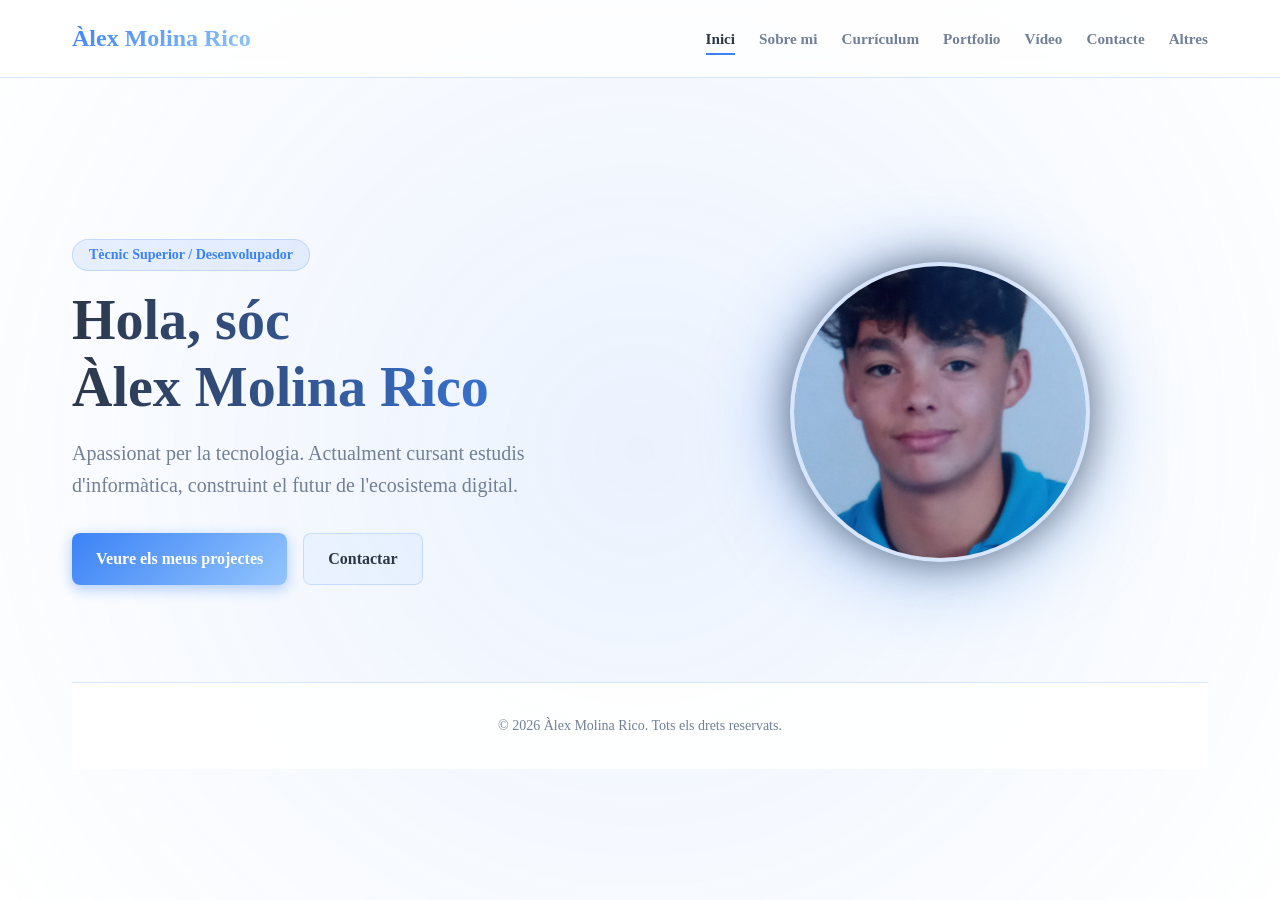
<file: index.html>
﻿<!DOCTYPE html>
<html lang="ca">

<head>
    <meta charset="UTF-8">
    <meta name="viewport" content="width=device-width, initial-scale=1.0">
    <title>Inici - Àlex Molina Rico Portfolio</title>
    <meta name="description" content="Portfolio tècnic digital d'Àlex Molina Rico.">
    <link rel="stylesheet" href="css/style.css">
    
</head>

<body>

    <header>
        <nav>
            <a href="index.html" class="logo">Àlex Molina Rico</a>
            <ul class="nav-links">
                <li><a href="index.html" class="active">Inici</a></li>
                <li><a href="pages/about.html">Sobre mi</a></li>
                <li><a href="pages/curriculum.html">Currículum</a></li>
                <li><a href="pages/portfolio.html">Portfolio</a></li>
                <li><a href="pages/video.html">Vídeo</a></li>
                <li><a href="pages/contacte.html">Contacte</a></li>
                <li><a href="pages/altres.html">Altres</a></li>
            </ul>
        </nav>
    </header>

    <main>
        <section class="hero">
            <div class="hero-content">
                <span class="hero-tag">Tècnic Superior / Desenvolupador</span>
                <h1>Hola, sóc<br>Àlex Molina Rico</h1>
                <p>
                    Apassionat per la tecnologia.
                    Actualment cursant estudis d'informàtica, construint el futur de l'ecosistema digital.
                </p>
                <div class="cv-actions">
                    <a href="pages/portfolio.html" class="btn btn-primary">Veure els meus projectes</a>
                    <a href="pages/contacte.html" class="btn btn-secondary">Contactar</a>
                </div>
            </div>

            <div class="hero-image">
                <!-- Foto de perfil real -->
                <img src="img/pefil.jpg.jpg" alt="Foto de perfil d'Àlex Molina Rico" title="Àlex Molina Rico">
            </div>
        </section>



        <footer>
            <p>&copy; 2026 Àlex Molina Rico. Tots els drets reservats.</p>
        </footer>

</body>

</html>
</file>
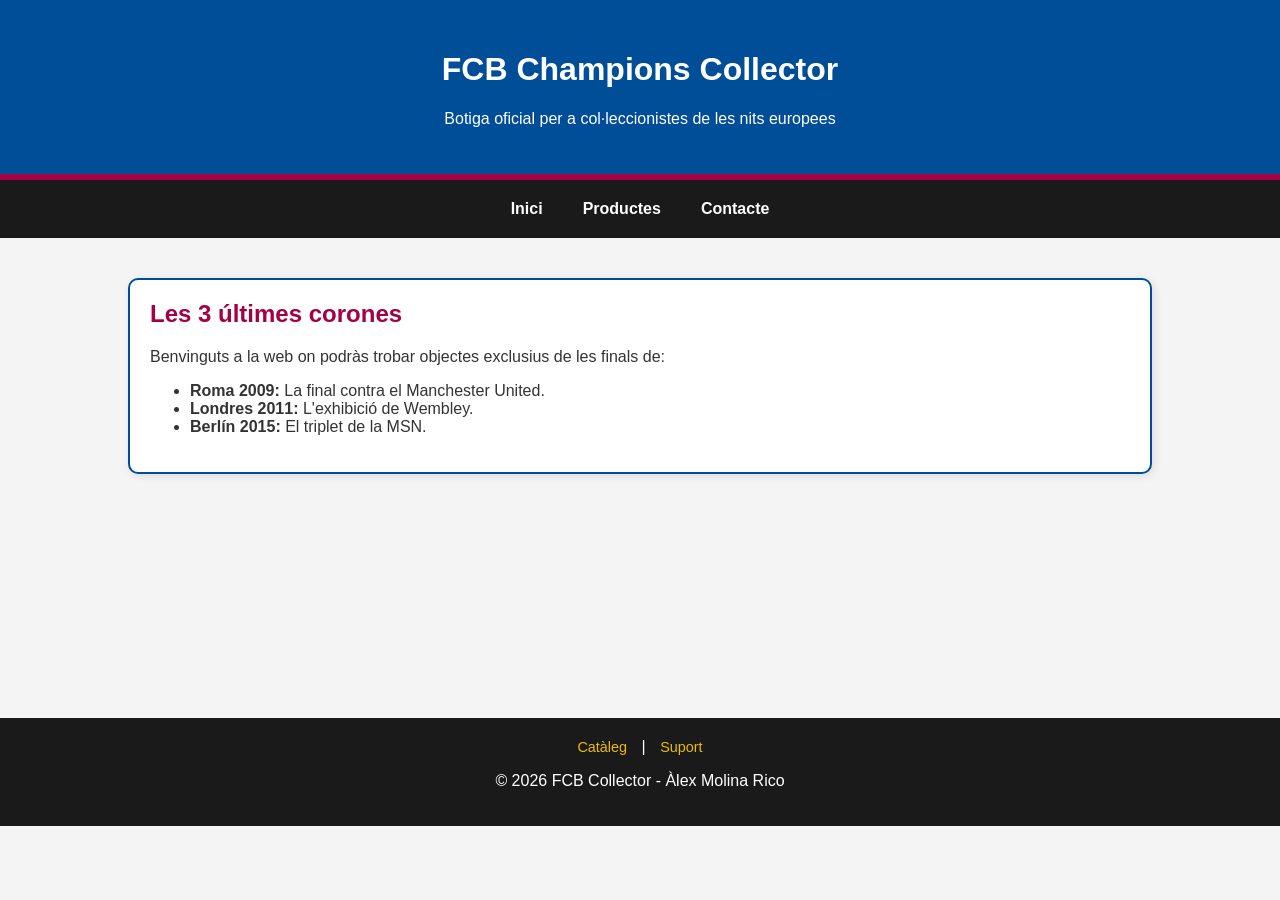
<file: projectes/ActLlocWeb/HTML/index.html>
﻿<!DOCTYPE html>
<html lang="ca">
<head>
    <meta charset="UTF-8">
    <title>FCB Champions Collector - Inici</title>
    <link rel="stylesheet" href="../CSS/style.css">
</head>
<body>
    <header>
        <h1>FCB Champions Collector</h1>
        <p>Botiga oficial per a col·leccionistes de les nits europees</p>
    </header>

    <nav>
        <a href="index.html">Inici</a>
        <a href="botiga.html">Productes</a>
        <a href="contacte.html">Contacte</a>
    </nav>

    <div class="container">
        <div class="card">
            <h2>Les 3 últimes corones</h2>
            <p>Benvinguts a la web on podràs trobar objectes exclusius de les finals de:</p>
            <ul>
                <li><strong>Roma 2009:</strong> La final contra el Manchester United.</li>
                <li><strong>Londres 2011:</strong> L'exhibició de Wembley.</li>
                <li><strong>Berlín 2015:</strong> El triplet de la MSN.</li>
            </ul>
        </div>
    </div>

    <footer>
        <div class="footer-links">
            <a href="botiga.html">Catàleg</a> | <a href="contacte.html">Suport</a>
        </div>
        <p>© 2026 FCB Collector - Àlex Molina Rico</p>
    </footer>
</body>
</html>
</file>
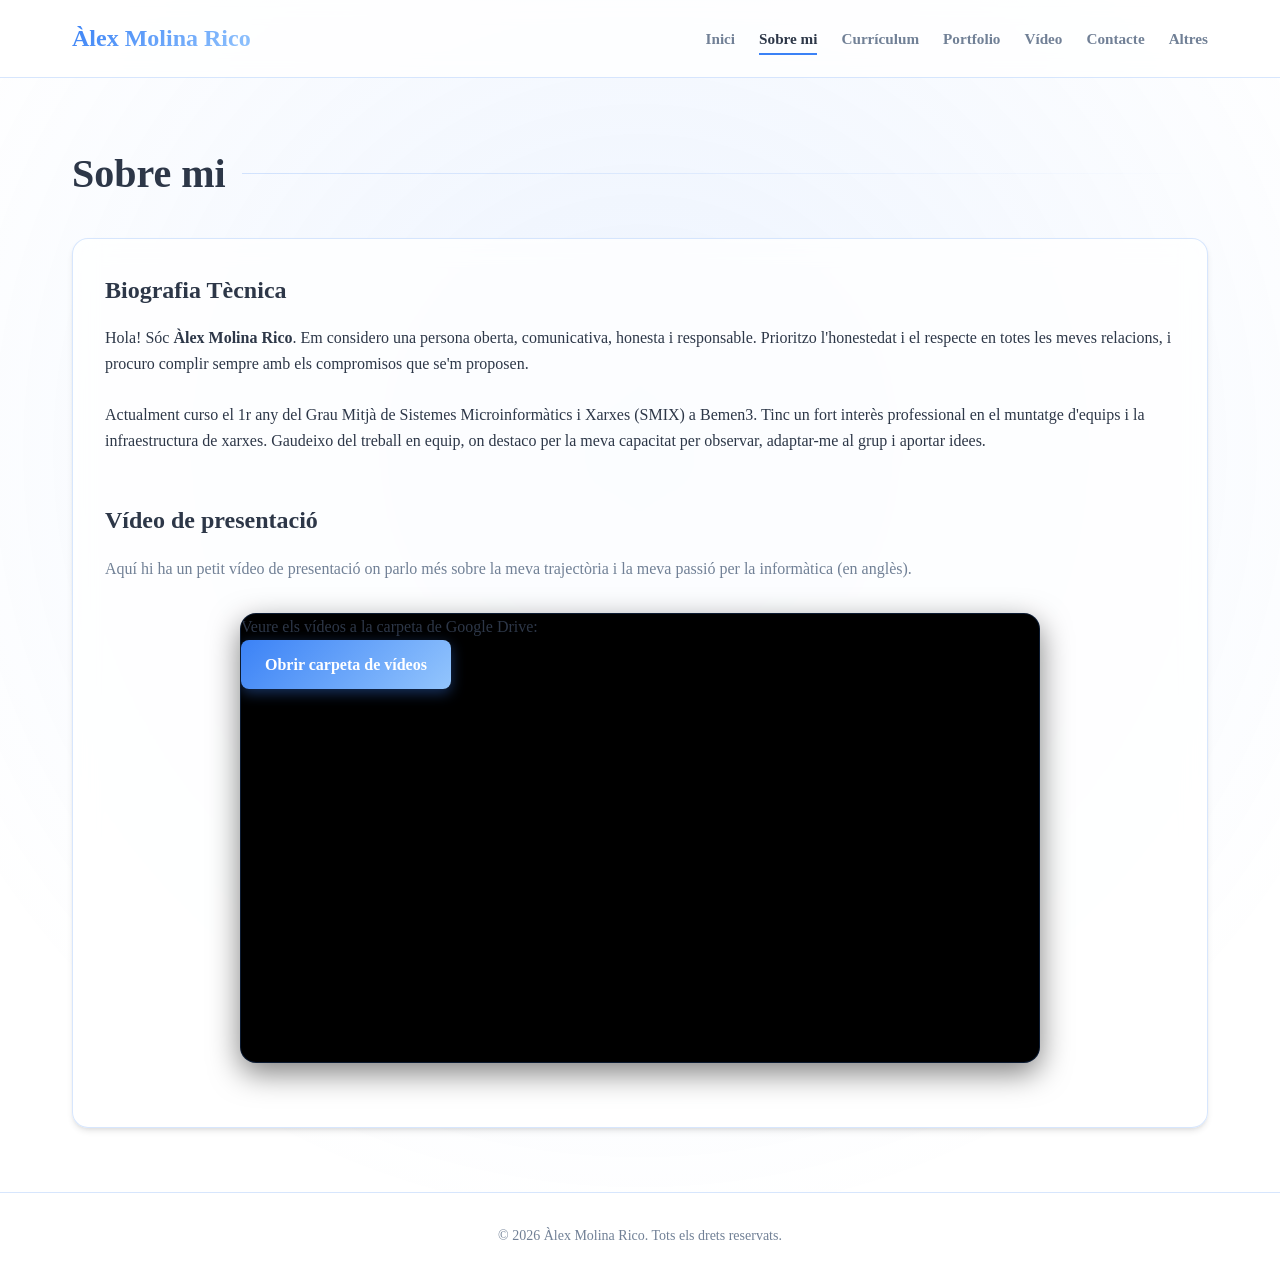
<file: pages/about.html>
<!DOCTYPE html>
<html lang="ca">
<head>
    <meta charset="UTF-8">
    <meta name="viewport" content="width=device-width, initial-scale=1.0">
    <title>Sobre mi - Àlex Molina Rico</title>
    <meta name="description" content="Sobre Àlex Molina Rico, biografia tècnica i introducció.">
    <link rel="stylesheet" href="../css/style.css">
</head>
<body>

    <header>
        <nav>
            <a href="../index.html" class="logo">Àlex Molina Rico</a>
            <ul class="nav-links">
                <li><a href="../index.html">Inici</a></li>
                <li><a href="about.html" class="active">Sobre mi</a></li>
                <li><a href="curriculum.html">Currículum</a></li>
                <li><a href="portfolio.html">Portfolio</a></li>
                <li><a href="video.html">Vídeo</a></li>
                <li><a href="contacte.html">Contacte</a></li>
                <li><a href="altres.html">Altres</a></li>
            </ul>
        </nav>
    </header>

    <main>
        <h1 class="section-title">Sobre mi</h1>
        
        <div class="glass-panel">
            <h2>Biografia Tècnica</h2>
            <p>
                Hola! Sóc <strong>Àlex Molina Rico</strong>. Em considero una persona oberta, comunicativa, honesta i responsable. Prioritzo l'honestedat i el respecte en totes les meves relacions, i procuro complir sempre amb els compromisos que se'm proposen.
            </p>
            <br>
            <p>
                Actualment curso el 1r any del Grau Mitjà de Sistemes Microinformàtics i Xarxes (SMIX) a Bemen3. Tinc un fort interès professional en el muntatge d'equips i la infraestructura de xarxes. Gaudeixo del treball en equip, on destaco per la meva capacitat per observar, adaptar-me al grup i aportar idees.
            </p>
            
            <h2 style="margin-top: 3rem;">Vídeo de presentació</h2>
            <p style="color: var(--text-muted); margin-bottom: 1rem;">
                Aquí hi ha un petit vídeo de presentació on parlo més sobre la meva trajectòria i la meva passió per la informàtica (en anglès).
            </p>
            
           <div class="video-container">
                <p>Veure els vídeos a la carpeta de Google Drive:</p>
                <a href="https://drive.google.com/drive/folders/19WlZmqtNdOhbF-9hmYJlhrCIBwv0NhW1?usp=drive_link"
                   target="_blank" rel="noopener noreferrer" class="btn btn-primary">
                   Obrir carpeta de vídeos
                </a>
            </div>
        </div>
    </main>

    <footer>
        <p>&copy; 2026 Àlex Molina Rico. Tots els drets reservats.</p>
    </footer>

</body>
</html>
</file>
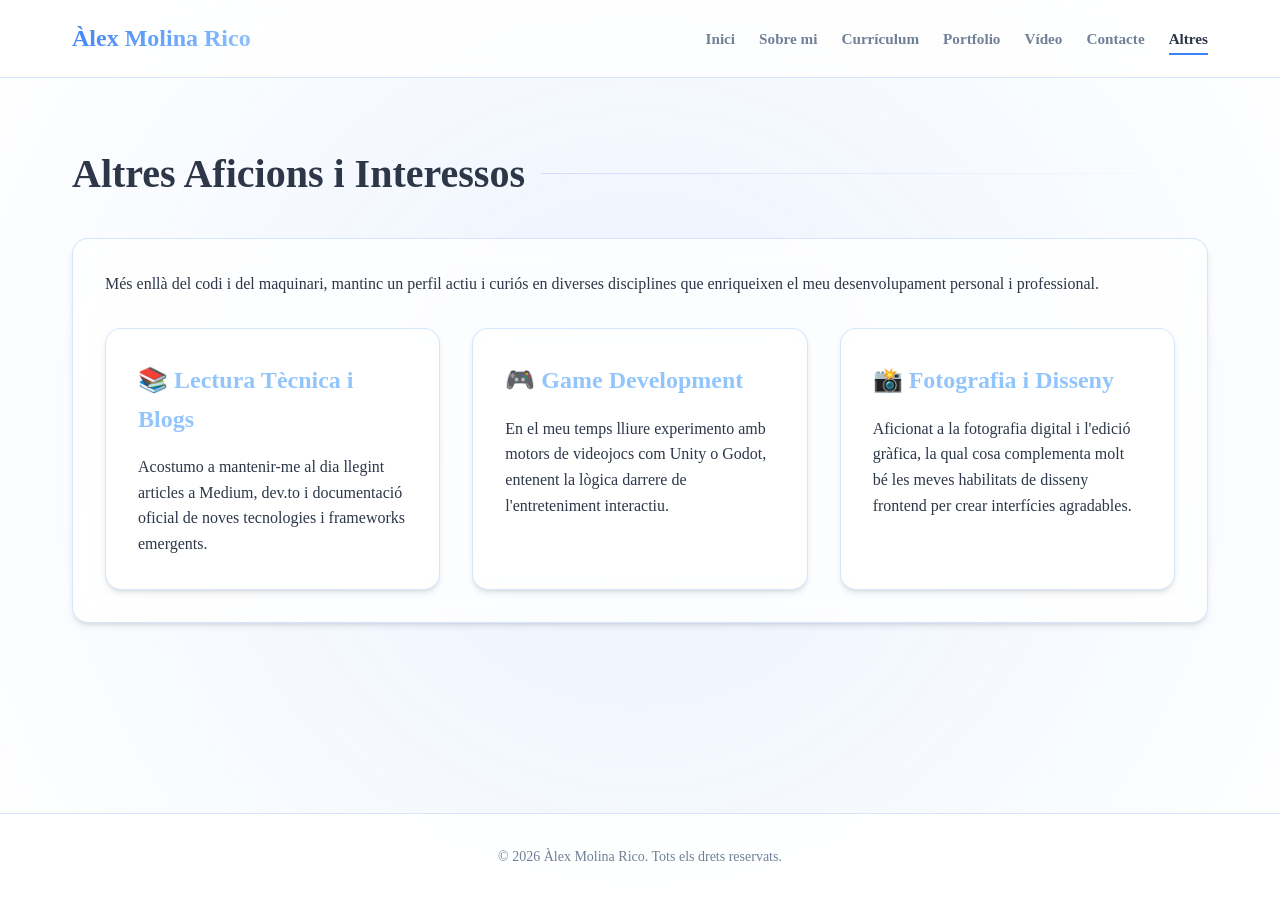
<file: pages/altres.html>
﻿<!DOCTYPE html>
<html lang="ca">
<head>
    <meta charset="UTF-8">
    <meta name="viewport" content="width=device-width, initial-scale=1.0">
    <title>Altres Interessos - Àlex Molina Rico</title>
    <meta name="description" content="Informació addicional i altres interessos d'Àlex Molina Rico.">
    <link rel="stylesheet" href="../css/style.css">
</head>
<body>

    <header>
        <nav>
            <a href="../index.html" class="logo">Àlex Molina Rico</a>
            <ul class="nav-links">
                <li><a href="../index.html">Inici</a></li>
                <li><a href="about.html">Sobre mi</a></li>
                <li><a href="curriculum.html">Currículum</a></li>
                <li><a href="portfolio.html">Portfolio</a></li>
                <li><a href="video.html">Vídeo</a></li>
                <li><a href="contacte.html">Contacte</a></li>
                <li><a href="altres.html" class="active">Altres</a></li>
            </ul>
        </nav>
    </header>

    <main>
        <h1 class="section-title">Altres Aficions i Interessos</h1>

        <div class="glass-panel">
            <p style="margin-bottom: 2rem;">
                Més enllà del codi i del maquinari, mantinc un perfil actiu i curiós en diverses disciplines que enriqueixen el meu desenvolupament personal i professional.
            </p>

            <div class="grid">
                <div class="card glass-panel" style="background: rgba(255,255,255,0.02);">
                    <h3 style="color: var(--secondary-color);">📚 Lectura Tècnica i Blogs</h3>
                    <p>Acostumo a mantenir-me al dia llegint articles a Medium, dev.to i documentació oficial de noves tecnologies i frameworks emergents.</p>
                </div>

                <div class="card glass-panel" style="background: rgba(255,255,255,0.02);">
                    <h3 style="color: var(--secondary-color);">🎮 Game Development</h3>
                    <p>En el meu temps lliure experimento amb motors de videojocs com Unity o Godot, entenent la lògica darrere de l'entreteniment interactiu.</p>
                </div>

                <div class="card glass-panel" style="background: rgba(255,255,255,0.02);">
                    <h3 style="color: var(--secondary-color);">📸 Fotografia i Disseny</h3>
                    <p>Aficionat a la fotografia digital i l'edició gràfica, la qual cosa complementa molt bé les meves habilitats de disseny frontend per crear interfícies agradables.</p>
                </div>
            </div>
        </div>

    </main>

    <footer>
        <p>&copy; 2026 Àlex Molina Rico. Tots els drets reservats.</p>
    </footer>

</body>
</html>
</file>
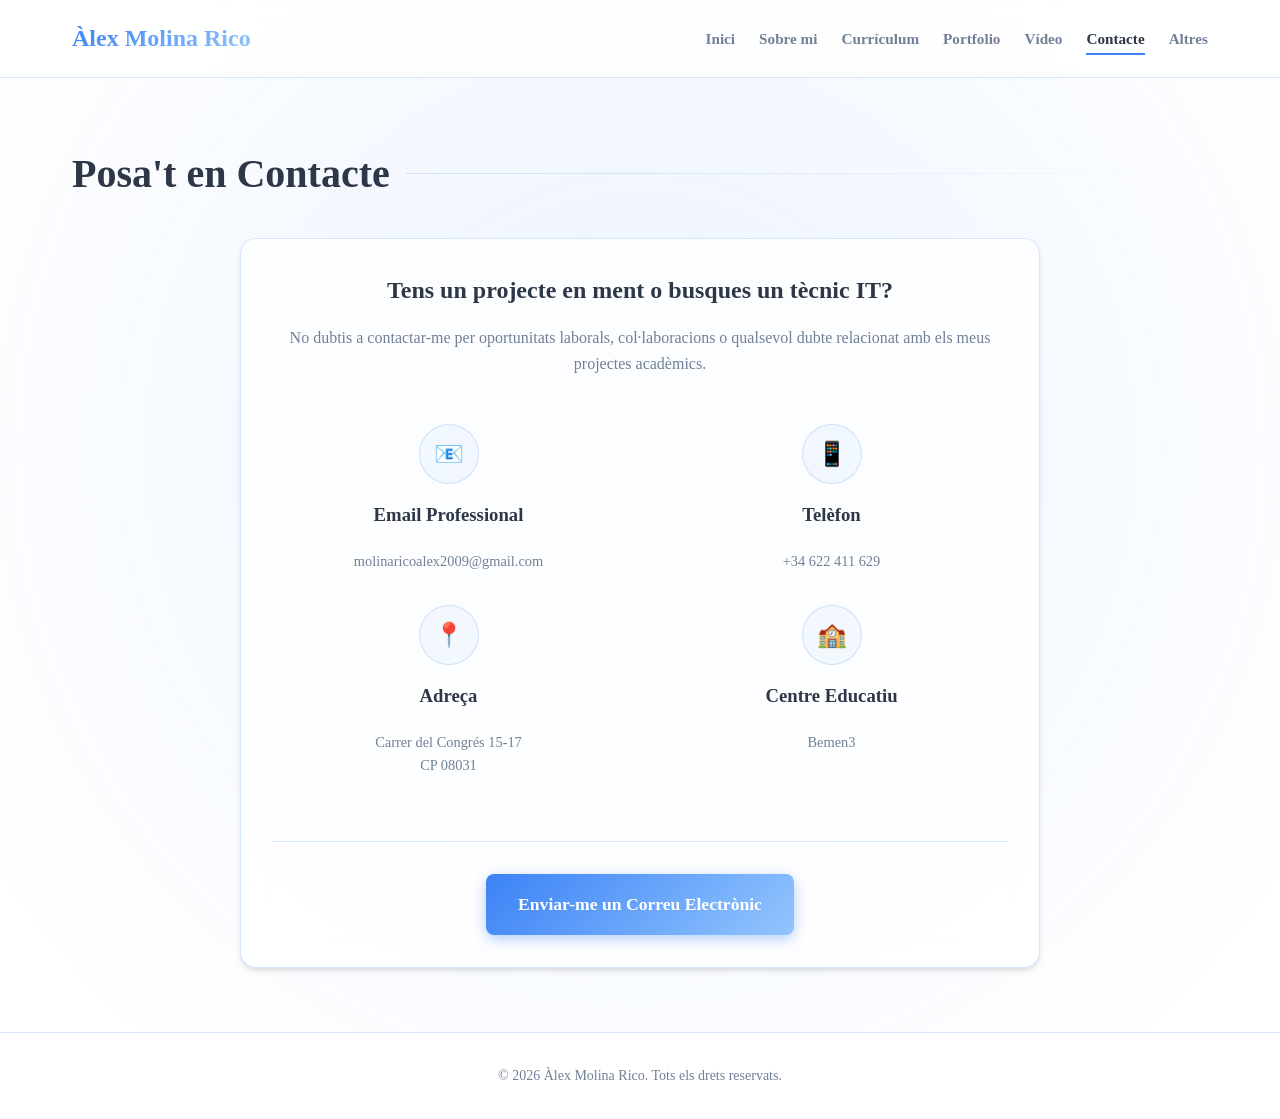
<file: pages/contacte.html>
﻿<!DOCTYPE html>
<html lang="ca">
<head>
    <meta charset="UTF-8">
    <meta name="viewport" content="width=device-width, initial-scale=1.0">
    <title>Contacte - Àlex Molina Rico</title>
    <meta name="description" content="Informació de contacte, xarxes professionals i formulari d'Àlex Molina Rico.">
    <link rel="stylesheet" href="../css/style.css">
</head>
<body>

    <header>
        <nav>
            <a href="../index.html" class="logo">Àlex Molina Rico</a>
            <ul class="nav-links">
                <li><a href="../index.html">Inici</a></li>
                <li><a href="about.html">Sobre mi</a></li>
                <li><a href="curriculum.html">Currículum</a></li>
                <li><a href="portfolio.html">Portfolio</a></li>
                <li><a href="video.html">Vídeo</a></li>
                <li><a href="contacte.html" class="active">Contacte</a></li>
                <li><a href="altres.html">Altres</a></li>
            </ul>
        </nav>
    </header>

    <main>
        <h1 class="section-title">Posa't en Contacte</h1>

        <div class="glass-panel" style="text-align: center; max-width: 800px; margin: 0 auto;">
            <h2>Tens un projecte en ment o busques un tècnic IT?</h2>
            <p style="color: var(--text-muted); margin-top: 1rem;">
                No dubtis a contactar-me per oportunitats laborals, col·laboracions o qualsevol dubte relacionat amb els meus projectes acadèmics.
            </p>

            <div class="contact-grid">
                <a href="https://mail.google.com/mail/?view=cm&fs=1&to=molinaricoalex2009@gmail.com" target="_blank" class="contact-card">
                    <div class="contact-icon">📧</div>
                    <h3>Email Professional</h3>
                    <p>molinaricoalex2009@gmail.com</p>
                </a>

                <a href="tel:+34622411629" class="contact-card">
                    <div class="contact-icon">📱</div>
                    <h3>Telèfon</h3>
                    <p>+34 622 411 629</p>
                </a>

                <div class="contact-card">
                    <div class="contact-icon">📍</div>
                    <h3>Adreça</h3>
                    <p>Carrer del Congrés 15-17<br>CP 08031</p>
                </div>

                <div class="contact-card">
                    <div class="contact-icon">🏫</div>
                    <h3>Centre Educatiu</h3>
                    <p>Bemen3</p>
                </div>
            </div>

            <div style="margin-top: 4rem; padding-top: 2rem; border-top: 1px solid var(--border-color);">
                <a href="https://mail.google.com/mail/?view=cm&fs=1&to=molinaricoalex2009@gmail.com" target="_blank" class="btn btn-primary" style="font-size: 1.1rem; padding: 1rem 2rem;">
                    Enviar-me un Correu Electrònic
                </a>
            </div>
        </div>

    </main>

    <footer>
        <p>&copy; 2026 Àlex Molina Rico. Tots els drets reservats.</p>
    </footer>

</body>
</html>
</file>
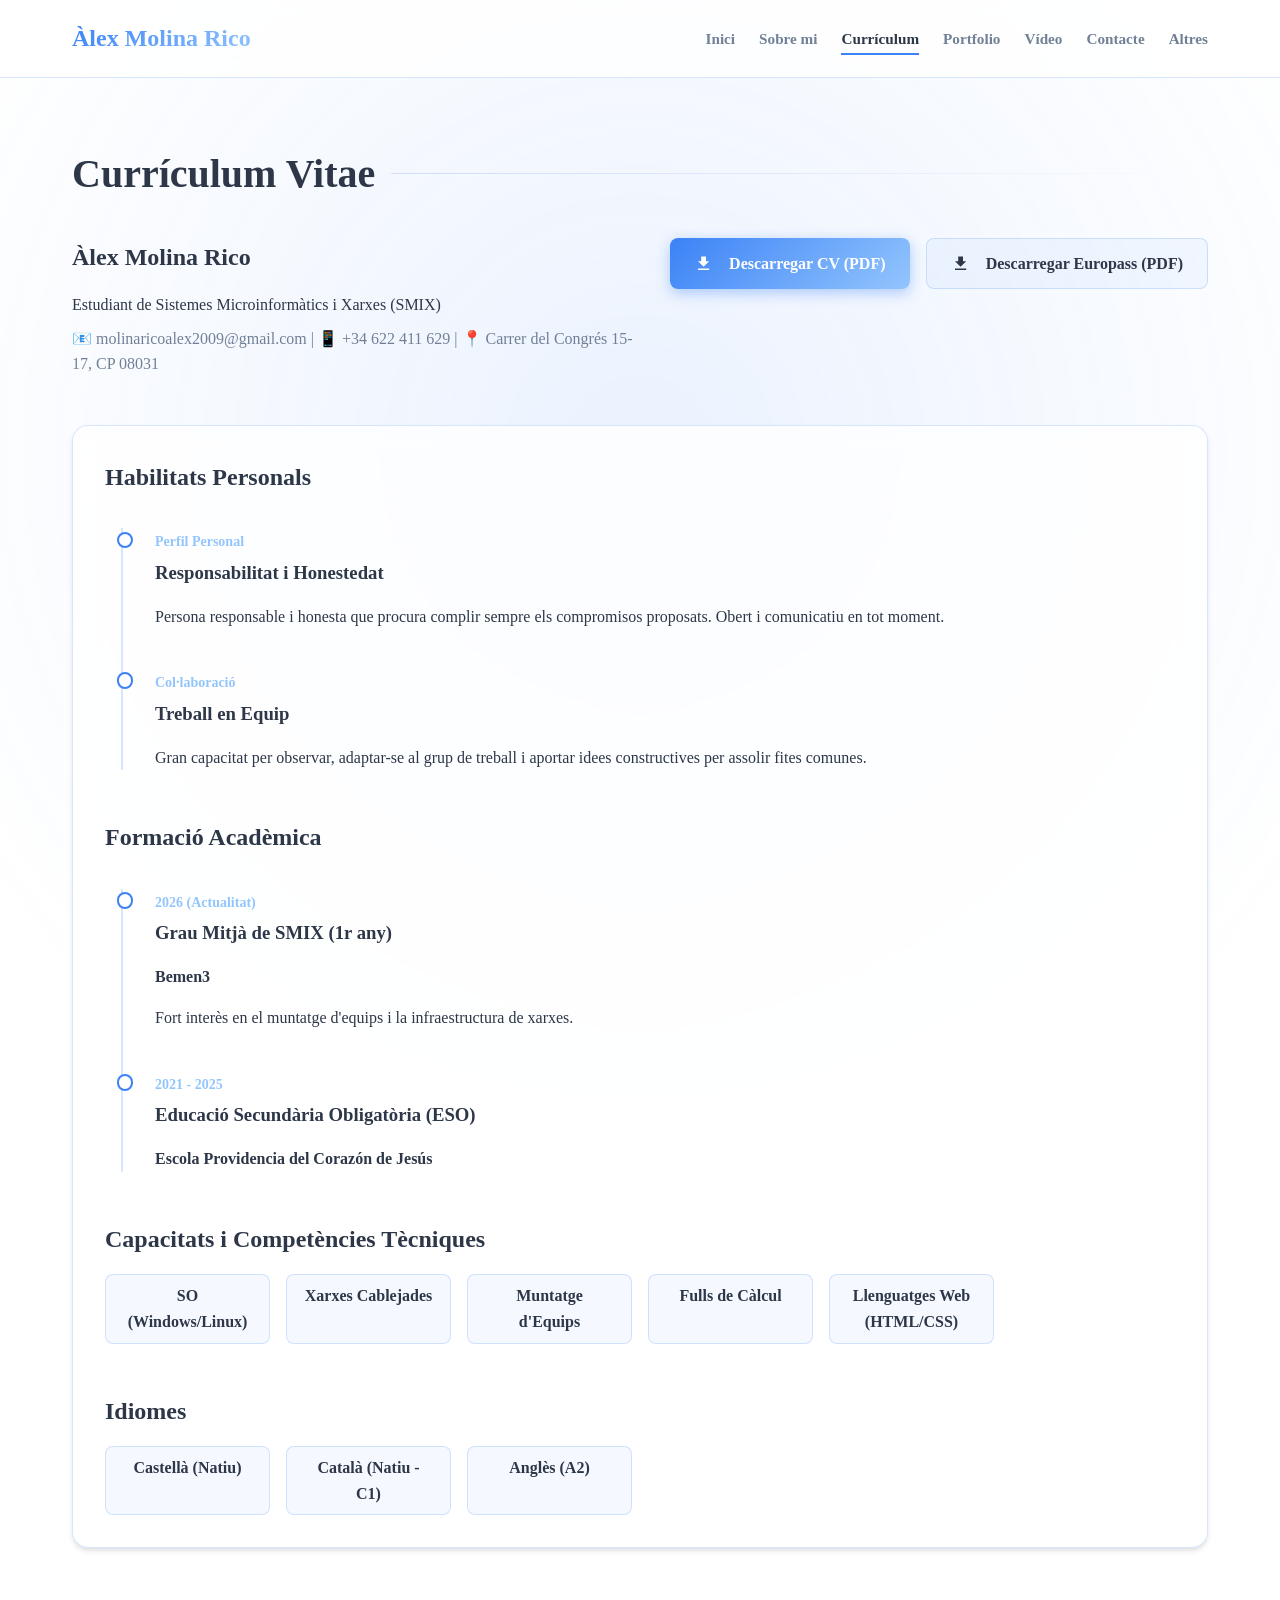
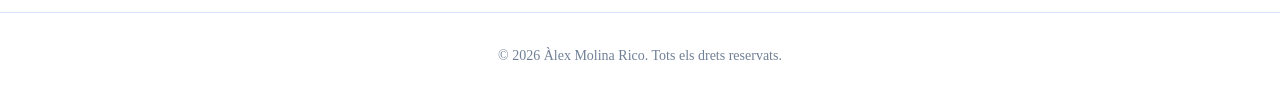
<file: pages/curriculum.html>
<!DOCTYPE html>
<html lang="ca">
<head>
    <meta charset="UTF-8">
    <meta name="viewport" content="width=device-width, initial-scale=1.0">
    <title>Currículum i Europass - Àlex Molina Rico</title>
    <meta name="description" content="Currículum Vitae interactiu i enllaços de descàrrega d'Europass i CV en PDF.">
    <link rel="stylesheet" href="../css/style.css">
</head>
<body>

    <header>
        <nav>
            <a href="../index.html" class="logo">Àlex Molina Rico</a>
            <ul class="nav-links">
                <li><a href="../index.html">Inici</a></li>
                <li><a href="about.html">Sobre mi</a></li>
                <li><a href="curriculum.html" class="active">Currículum</a></li>
                <li><a href="portfolio.html">Portfolio</a></li>
                <li><a href="video.html">Vídeo</a></li>
                <li><a href="contacte.html">Contacte</a></li>
                <li><a href="altres.html">Altres</a></li>
            </ul>
        </nav>
    </header>

    <main>
        <h1 class="section-title">Currículum Vitae</h1>

        <div class="cv-header">
            <div class="cv-intro">
                <h2>Àlex Molina Rico</h2>
                <p>Estudiant de Sistemes Microinformàtics i Xarxes (SMIX)</p>
                <p style="color: var(--text-muted); margin-top: 0.5rem;">
                    📧 molinaricoalex2009@gmail.com | 📱 +34 622 411 629 | 📍 Carrer del Congrés 15-17, CP 08031
                </p>
            </div>
            
            <div class="cv-actions">
                <a href="../docs/cv.pdf" class="btn btn-primary" download target="_blank" rel="noopener noreferrer">
                    <svg class="download-icon" viewBox="0 0 24 24" xmlns="http://www.w3.org/2000/svg">
                        <path d="M19 9h-4V3H9v6H5l7 7 7-7zM5 18v2h14v-2H5z"/>
                    </svg>
                    Descarregar CV (PDF)
                </a>
                
                <a href="../docs/europass.pdf" class="btn btn-secondary" download target="_blank" rel="noopener noreferrer">
                    <svg class="download-icon" viewBox="0 0 24 24" xmlns="http://www.w3.org/2000/svg">
                        <path d="M19 9h-4V3H9v6H5l7 7 7-7zM5 18v2h14v-2H5z"/>
                    </svg>
                    Descarregar Europass (PDF)
                </a>
            </div>
        </div>

        <div class="glass-panel">
            <h2>Habilitats Personals</h2>
            <div class="timeline">
                <div class="timeline-item">
                    <span class="timeline-date">Perfil Personal</span>
                    <h3>Responsabilitat i Honestedat</h3>
                    <p>Persona responsable i honesta que procura complir sempre els compromisos proposats. Obert i comunicatiu en tot moment.</p>
                </div>
                <div class="timeline-item">
                    <span class="timeline-date">Col·laboració</span>
                    <h3>Treball en Equip</h3>
                    <p>Gran capacitat per observar, adaptar-se al grup de treball i aportar idees constructives per assolir fites comunes.</p>
                </div>
            </div>

            <h2 style="margin-top: 3rem;">Formació Acadèmica</h2>
            <div class="timeline">
                <div class="timeline-item">
                    <span class="timeline-date">2026 (Actualitat)</span>
                    <h3>Grau Mitjà de SMIX (1r any)</h3>
                    <h4>Bemen3</h4>
                    <p>Fort interès en el muntatge d'equips i la infraestructura de xarxes.</p>
                </div>
                <div class="timeline-item">
                    <span class="timeline-date">2021 - 2025</span>
                    <h3>Educació Secundària Obligatòria (ESO)</h3>
                    <h4>Escola Providencia del Corazón de Jesús</h4>
                </div>
            </div>

            <h2 style="margin-top: 3rem;">Capacitats i Competències Tècniques</h2>
            <div class="skills-grid">
                <div class="skill-tag">SO (Windows/Linux)</div>
                <div class="skill-tag">Xarxes Cablejades</div>
                <div class="skill-tag">Muntatge d'Equips</div>
                <div class="skill-tag">Fulls de Càlcul</div>
                <div class="skill-tag">Llenguatges Web (HTML/CSS)</div>
            </div>

            <h2 style="margin-top: 3rem;">Idiomes</h2>
            <div class="skills-grid">
                <div class="skill-tag">Castellà (Natiu)</div>
                <div class="skill-tag">Català (Natiu - C1)</div>
                <div class="skill-tag">Anglès (A2)</div>
            </div>
        </div>

    </main>

    <footer>
        <p>&copy; 2026 Àlex Molina Rico. Tots els drets reservats.</p>
    </footer>

</body>
</html>
</file>
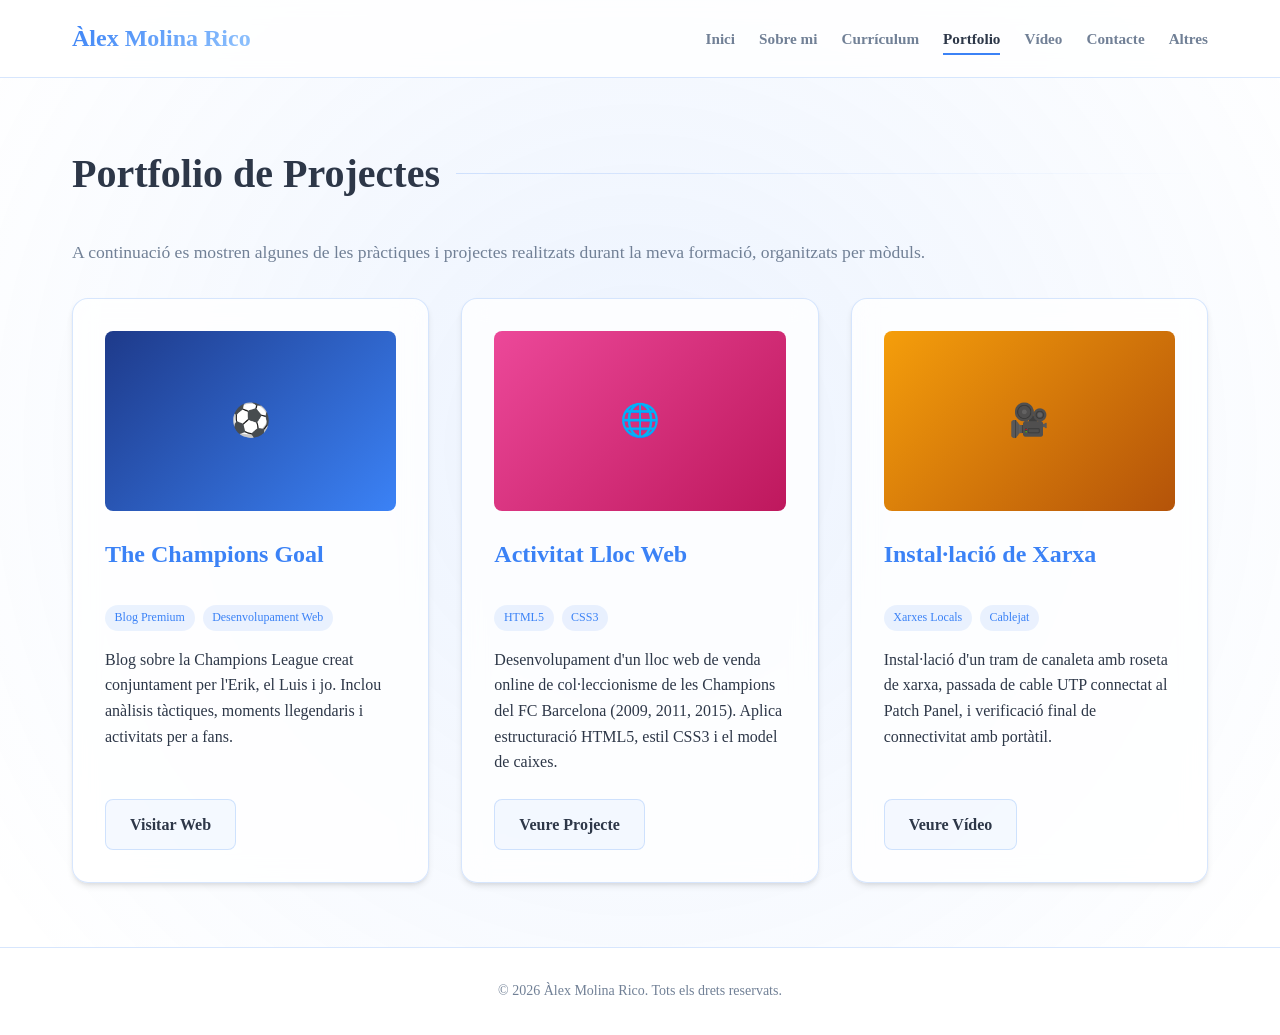
<file: pages/portfolio.html>
﻿<!DOCTYPE html>
<html lang="ca">
<head>
    <meta charset="UTF-8">
    <meta name="viewport" content="width=device-width, initial-scale=1.0">
    <title>Portfolio - Àlex Molina Rico</title>
    <meta name="description" content="Portafoli de projectes i pràctiques organitzats per mòduls.">
    <link rel="stylesheet" href="../css/style.css">
</head>
<body>

    <header>
        <nav>
            <a href="../index.html" class="logo">Àlex Molina Rico</a>
            <ul class="nav-links">
                <li><a href="../index.html">Inici</a></li>
                <li><a href="about.html">Sobre mi</a></li>
                <li><a href="curriculum.html">Currículum</a></li>
                <li><a href="portfolio.html" class="active">Portfolio</a></li>
                <li><a href="video.html">Vídeo</a></li>
                <li><a href="contacte.html">Contacte</a></li>
                <li><a href="altres.html">Altres</a></li>
            </ul>
        </nav>
    </header>

    <main>
        <h1 class="section-title">Portfolio de Projectes</h1>
        <p style="color: var(--text-muted); font-size: 1.1rem; margin-bottom: 2rem;">
            A continuació es mostren algunes de les pràctiques i projectes realitzats durant la meva formació, organitzats per mòduls.
        </p>

        <div class="grid">
            <div class="card glass-panel">
                <div class="card-img" style="background: linear-gradient(135deg, #1e3a8a, #3b82f6);">
                    <span>⚽</span>
                </div>
                <h3>The Champions Goal</h3>
                <div class="card-tags">
                    <span class="tag">Blog Premium</span>
                    <span class="tag">Desenvolupament Web</span>
                </div>
                <p>Blog sobre la Champions League creat conjuntament per l'Erik, el Luis i jo. Inclou anàlisis tàctiques, moments llegendaris i activitats per a fans.</p>
                <div class="card-footer">
                    <a href="https://the-champions-goal.lovable.app" target="_blank" rel="noopener noreferrer" class="btn btn-secondary">Visitar Web</a>
                </div>
            </div>

            <div class="card glass-panel">
                <div class="card-img" style="background: linear-gradient(135deg, #ec4899, #be185d);">
                    <span>🌐</span>
                </div>
                <h3>Activitat Lloc Web</h3>
                <div class="card-tags">
                    <span class="tag">HTML5</span>
                    <span class="tag">CSS3</span>
                </div>
                <p>Desenvolupament d'un lloc web de venda online de col·leccionisme de les Champions del FC Barcelona (2009, 2011, 2015). Aplica estructuració HTML5, estil CSS3 i el model de caixes.</p>
                <div class="card-footer">
                    <a href="../projectes/ActLlocWeb/HTML/index.html" target="_blank" class="btn btn-secondary">Veure Projecte</a>
                </div>
            </div>

            <div class="card glass-panel">
                <div class="card-img" style="background: linear-gradient(135deg, #f59e0b, #b45309);">
                    <span>🎥</span>
                </div>
                <h3>Instal·lació de Xarxa</h3>
                <div class="card-tags">
                    <span class="tag">Xarxes Locals</span>
                    <span class="tag">Cablejat</span>
                </div>
                <p>Instal·lació d'un tram de canaleta amb roseta de xarxa, passada de cable UTP connectat al Patch Panel, i verificació final de connectivitat amb portàtil.</p>
                <div class="card-footer">
                    <a href="https://drive.google.com/file/d/1zpePZjEwZCvkPpm2Doq-RcCI80-elwD6/view?usp=classroom_web&authuser=0" target="_blank" rel="noopener noreferrer" class="btn btn-secondary">Veure Vídeo</a>
                </div>
            </div>


        </div>

    </main>

    <footer>
        <p>&copy; 2026 Àlex Molina Rico. Tots els drets reservats.</p>
    </footer>

</body>
</html>
</file>
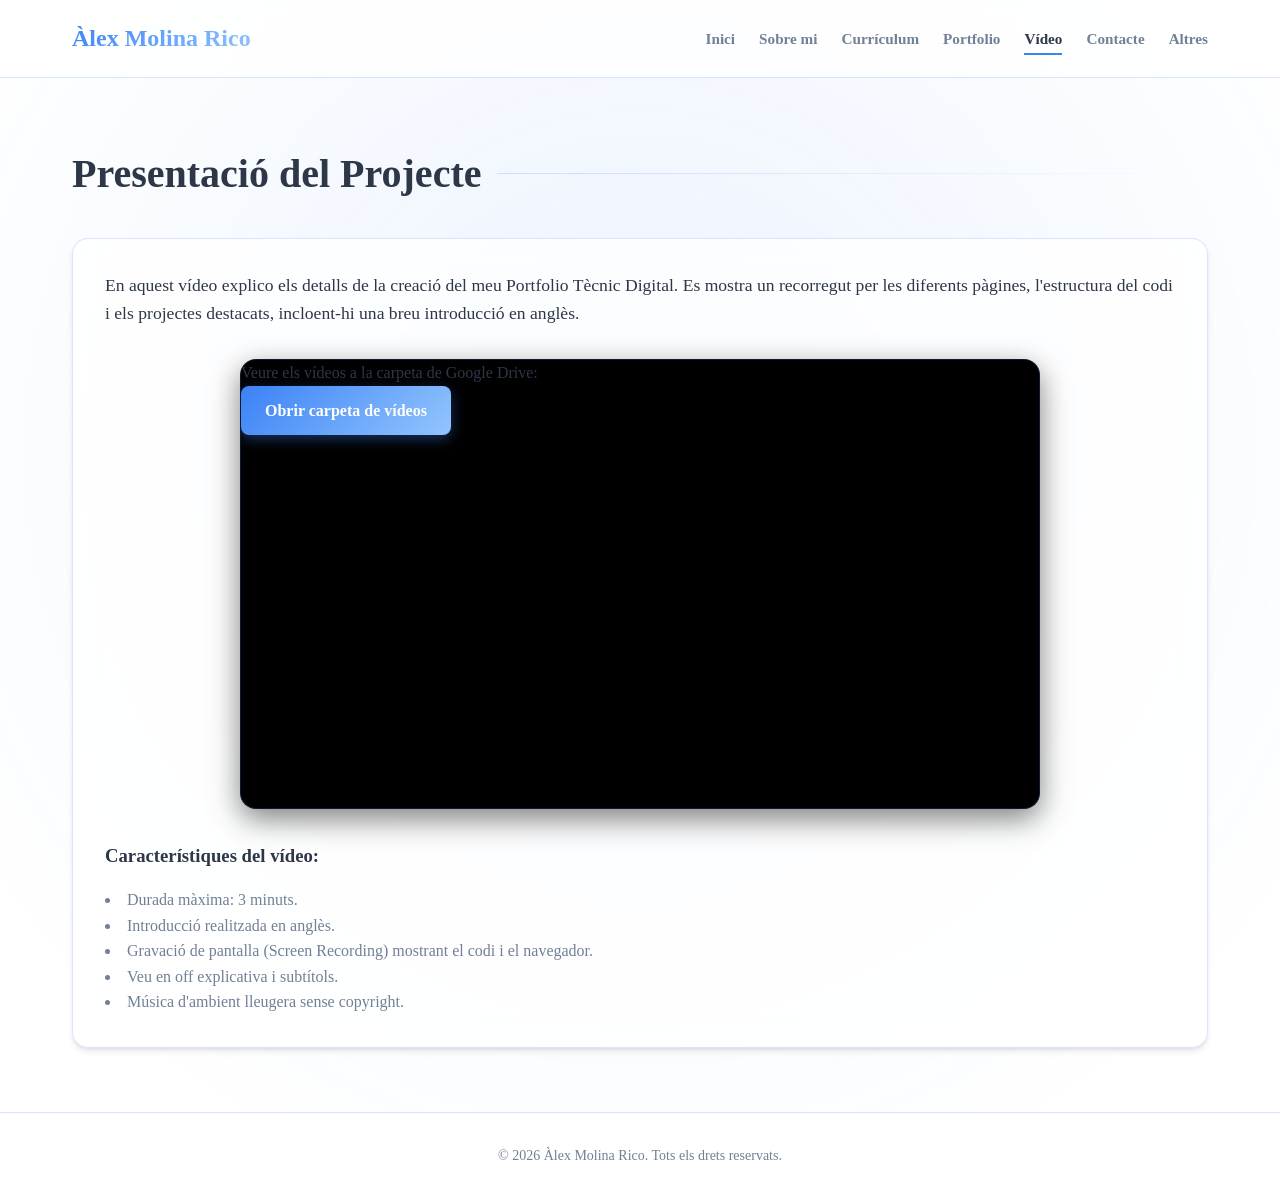
<file: pages/video.html>
<!DOCTYPE html>
<html lang="ca">
<head>
    <meta charset="UTF-8">
    <meta name="viewport" content="width=device-width, initial-scale=1.0">
    <title>Vídeo de Presentació - Àlex Molina Rico</title>
    <meta name="description" content="Vídeo de presentació de l'Espai Web Personal d'Àlex Molina Rico.">
    <link rel="stylesheet" href="../css/style.css">
</head>
<body>

    <header>
        <nav>
            <a href="../index.html" class="logo">Àlex Molina Rico</a>
            <ul class="nav-links">
                <li><a href="../index.html">Inici</a></li>
                <li><a href="about.html">Sobre mi</a></li>
                <li><a href="curriculum.html">Currículum</a></li>
                <li><a href="portfolio.html">Portfolio</a></li>
                <li><a href="video.html" class="active">Vídeo</a></li>
                <li><a href="contacte.html">Contacte</a></li>
                <li><a href="altres.html">Altres</a></li>
            </ul>
        </nav>
    </header>

    <main>
        <h1 class="section-title">Presentació del Projecte</h1>
        
        <div class="glass-panel">
            <p style="font-size: 1.1rem; margin-bottom: 2rem;">
                En aquest vídeo explico els detalls de la creació del meu Portfolio Tècnic Digital. 
                Es mostra un recorregut per les diferents pàgines, l'estructura del codi i els 
                projectes destacats, incloent-hi una breu introducció en anglès.
            </p>

            <div class="video-container">
                <p>Veure els vídeos a la carpeta de Google Drive:</p>
                <a href="https://drive.google.com/drive/folders/19WlZmqtNdOhbF-9hmYJlhrCIBwv0NhW1?usp=drive_link"
                   target="_blank" rel="noopener noreferrer" class="btn btn-primary">
                   Obrir carpeta de vídeos
                </a>
            </div>

            <div style="margin-top: 2rem;">
                <h3>Característiques del vídeo:</h3>
                <ul style="list-style-position: inside; margin-top: 1rem; color: var(--text-muted);">
                    <li>Durada màxima: 3 minuts.</li>
                    <li>Introducció realitzada en anglès.</li>
                    <li>Gravació de pantalla (Screen Recording) mostrant el codi i el navegador.</li>
                    <li>Veu en off explicativa i subtítols.</li>
                    <li>Música d'ambient lleugera sense copyright.</li>
                </ul>
            </div>
        </div>

    </main>

    <footer>
        <p>&copy; 2026 Àlex Molina Rico. Tots els drets reservats.</p>
    </footer>

</body>
</html>
</file>
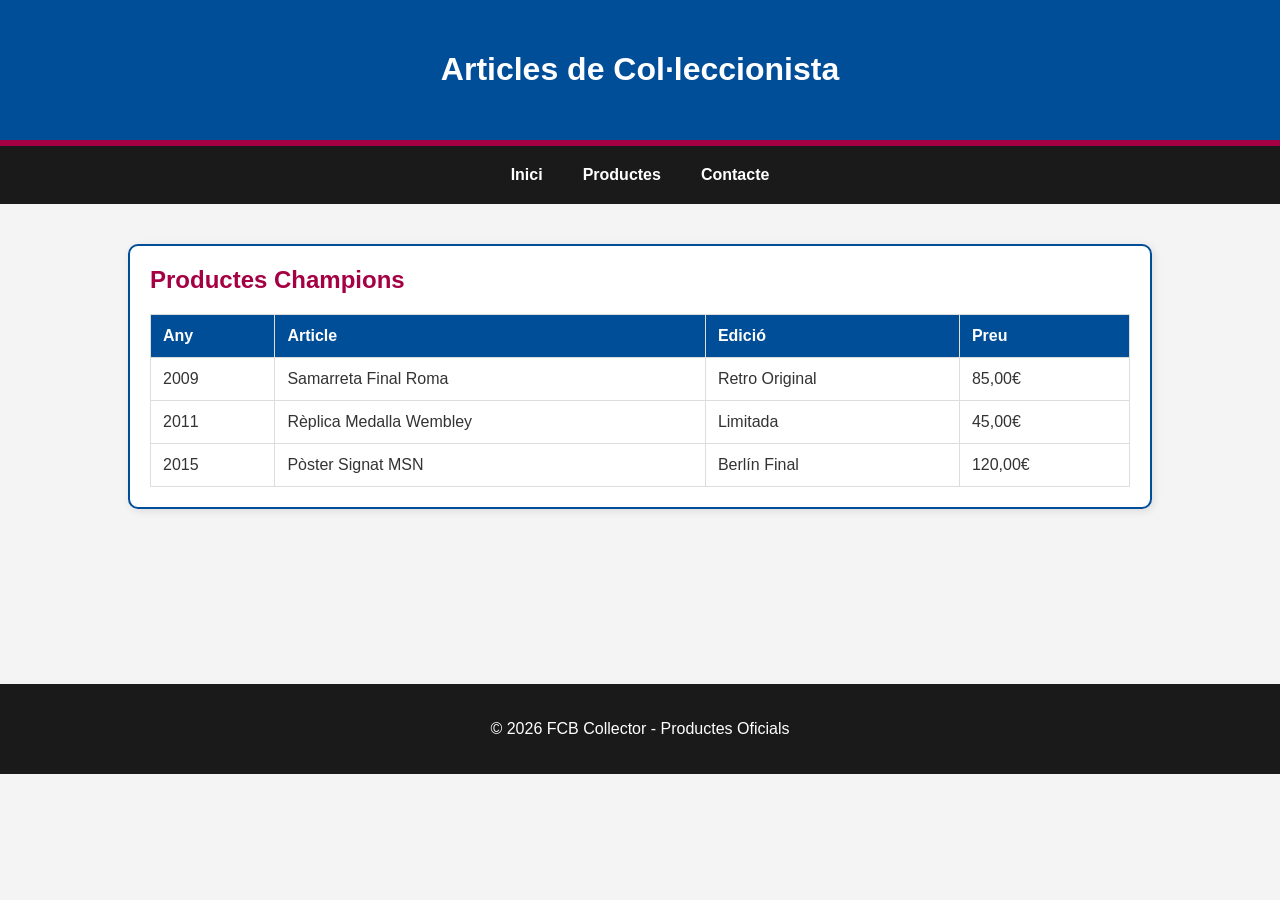
<file: projectes/ActLlocWeb/HTML/botiga.html>
﻿<!DOCTYPE html>
<html lang="ca">
<head>
    <meta charset="UTF-8">
    <title>Catàleg - FCB Collector</title>
    <link rel="stylesheet" href="../CSS/style.css">
</head>
<body>
    <header>
        <h1>Articles de Col·leccionista</h1>
    </header>

    <nav>
        <a href="index.html">Inici</a>
        <a href="botiga.html">Productes</a>
        <a href="contacte.html">Contacte</a>
    </nav>

    <div class="container">
        <div class="card">
            <h2>Productes Champions</h2>
            <table>
                <thead>
                    <tr>
                        <th>Any</th>
                        <th>Article</th>
                        <th>Edició</th>
                        <th>Preu</th>
                    </tr>
                </thead>
                <tbody>
                    <tr>
                        <td>2009</td>
                        <td>Samarreta Final Roma</td>
                        <td>Retro Original</td>
                        <td>85,00€</td>
                    </tr>
                    <tr>
                        <td>2011</td>
                        <td>Rèplica Medalla Wembley</td>
                        <td>Limitada</td>
                        <td>45,00€</td>
                    </tr>
                    <tr>
                        <td>2015</td>
                        <td>Pòster Signat MSN</td>
                        <td>Berlín Final</td>
                        <td>120,00€</td>
                    </tr>
                </tbody>
            </table>
        </div>
    </div>

    <footer>
        <p>© 2026 FCB Collector - Productes Oficials</p>
    </footer>
</body>
</html>
</file>
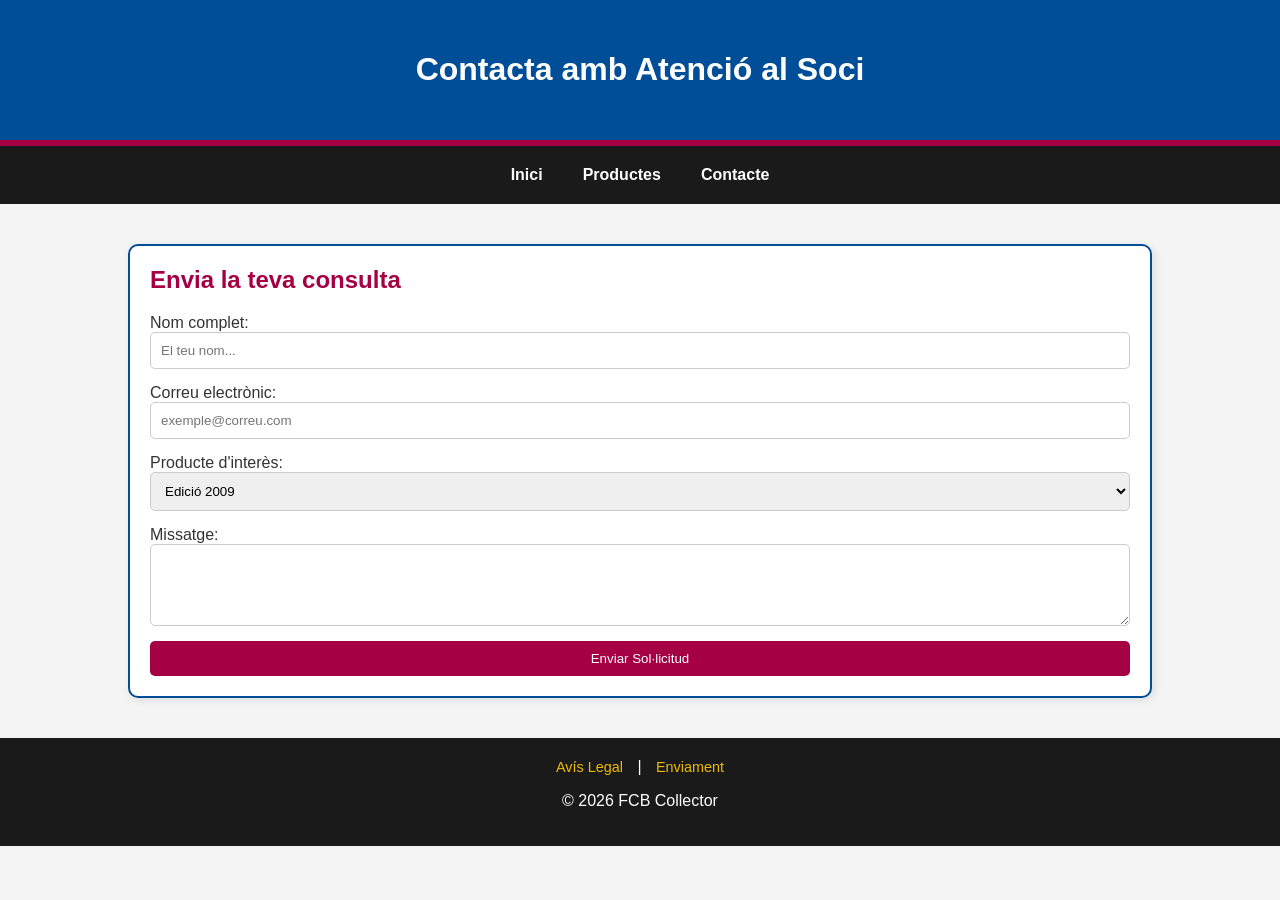
<file: projectes/ActLlocWeb/HTML/contacte.html>
﻿<!DOCTYPE html>
<html lang="ca">
<head>
    <meta charset="UTF-8">
    <title>Contacte - FCB Collector</title>
    <link rel="stylesheet" href="../CSS/style.css">
</head>
<body>
    <header>
        <h1>Contacta amb Atenció al Soci</h1>
    </header>

    <nav>
        <a href="index.html">Inici</a>
        <a href="botiga.html">Productes</a>
        <a href="contacte.html">Contacte</a>
    </nav>

    <div class="container">
        <div class="card">
            <h2>Envia la teva consulta</h2>
            <form action="#">
                <label for="nom">Nom complet:</label>
                <input type="text" id="nom" name="nom" required placeholder="El teu nom...">

                <label for="email">Correu electrònic:</label>
                <input type="email" id="email" name="email" required placeholder="exemple@correu.com">

                <label for="producte">Producte d'interès:</label>
                <select id="producte">
                    <option value="2009">Edició 2009</option>
                    <option value="2011">Edició 2011</option>
                    <option value="2015">Edició 2015</option>
                </select>

                <label for="missatge">Missatge:</label>
                <textarea id="missatge" rows="4"></textarea>

                <button type="submit">Enviar Sol·licitud</button>
            </form>
        </div>
    </div>

    <footer>
        <div class="footer-links">
            <a href="#">Avís Legal</a> | <a href="#">Enviament</a>
        </div>
        <p>© 2026 FCB Collector</p>
    </footer>
</body>
</html>
</file>
<file: css/style.css>
@import url('https://fonts.googleapis.com/css2?family=Inter:wght@300;400;600;800&display=swap');

:root {
  --primary-color: #3b82f6; /* Blue */
  --secondary-color: #93c5fd; /* Light Blue */
  --bg-color: #ffffff; /* White */
  --surface-color: rgba(255, 255, 255, 0.8);
  --border-color: rgba(59, 130, 246, 0.2);
  --text-main: #2d3748; /* Dark Gray */
  --text-muted: #718096; /* Medium Gray */
  --transition: all 0.3s ease;
}

* {
  box-sizing: border-box;
  margin: 0;
  padding: 0;
}

body {
  font-family: var(--font-main);
  background: var(--bg-color);
  color: var(--text-main);
  line-height: 1.6;
  min-height: 100vh;
  display: flex;
  flex-direction: column;
}

/* Background aesthetic */
body::before {
  content: '';
  position: fixed;
  top: -50%;
  left: -50%;
  width: 200%;
  height: 200%;
  background: radial-gradient(circle at center, rgba(59, 130, 246, 0.1) 0%, transparent 50%);
  z-index: -1;
  pointer-events: none;
}

/* Header & Nav */
header {
  background: rgba(255, 255, 255, 0.8);
  backdrop-filter: blur(10px);
  border-bottom: 1px solid var(--border-color);
  position: sticky;
  top: 0;
  z-index: 100;
}

nav {
  max-width: 1200px;
  margin: 0 auto;
  padding: 1.2rem 2rem;
  display: flex;
  justify-content: space-between;
  align-items: center;
  flex-wrap: wrap;
}

.logo {
  font-weight: 800;
  font-size: 1.5rem;
  background: linear-gradient(135deg, var(--primary-color), var(--secondary-color));
  -webkit-background-clip: text;
  -webkit-text-fill-color: transparent;
  text-decoration: none;
  transition: transform 0.3s ease;
}

.logo:hover {
  transform: scale(1.05);
}

.nav-links {
  display: flex;
  gap: 1.5rem;
  list-style: none;
  flex-wrap: wrap;
}

.nav-links a {
  color: var(--text-muted);
  text-decoration: none;
  font-weight: 600;
  transition: var(--transition);
  font-size: 0.95rem;
  padding: 0.5rem 0;
  position: relative;
}

.nav-links a::after {
  content: '';
  position: absolute;
  bottom: 0;
  left: 0;
  width: 0;
  height: 2px;
  background: var(--primary-color);
  transition: var(--transition);
}

.nav-links a:hover, .nav-links a.active {
  color: var(--text-main);
}

.nav-links a:hover::after, .nav-links a.active::after {
  width: 100%;
}

/* Main Content */
main {
  flex: 1;
  max-width: 1200px;
  margin: 0 auto;
  padding: 4rem 2rem;
  width: 100%;
  animation: fadeIn 0.8s ease-out;
}

@keyframes fadeIn {
  from { opacity: 0; transform: translateY(20px); }
  to { opacity: 1; transform: translateY(0); }
}

/* Footer */
footer {
  text-align: center;
  padding: 2rem;
  border-top: 1px solid var(--border-color);
  color: var(--text-muted);
  font-size: 0.875rem;
  background: rgba(255, 255, 255, 0.9);
}

/* Utilities */
.glass-panel {
  background: var(--surface-color);
  backdrop-filter: blur(12px);
  border: 1px solid var(--border-color);
  border-radius: 1rem;
  padding: 2rem;
  box-shadow: 0 4px 6px -1px rgba(0, 0, 0, 0.1), 0 2px 4px -1px rgba(0, 0, 0, 0.06);
}

.btn {
  display: inline-flex;
  align-items: center;
  justify-content: center;
  gap: 0.5rem;
  padding: 0.75rem 1.5rem;
  border-radius: 0.5rem;
  font-weight: 600;
  text-decoration: none;
  transition: var(--transition);
  cursor: pointer;
  border: none;
  font-family: var(--font-main);
}

.btn svg {
  width: 1.2rem;
  height: 1.2rem;
  fill: currentColor;
}

.btn-primary {
  background: linear-gradient(135deg, var(--primary-color), var(--secondary-color));
  color: white;
  box-shadow: 0 4px 14px 0 rgba(59, 130, 246, 0.39);
}

.btn-primary:hover {
  transform: translateY(-2px);
  box-shadow: 0 6px 20px 0 rgba(59, 130, 246, 0.6);
}

.btn-secondary {
  background: rgba(59, 130, 246, 0.05);
  color: var(--text-main);
  border: 1px solid var(--border-color);
}

.btn-secondary:hover {
  background: rgba(59, 130, 246, 0.15);
  transform: translateY(-2px);
}

/* Hero Section (Index) */
.hero {
  display: flex;
  align-items: center;
  gap: 4rem;
  min-height: 60vh;
}

.hero-content {
  flex: 1;
}

.hero-tag {
  display: inline-block;
  padding: 0.25rem 1rem;
  background: rgba(59, 130, 246, 0.1);
  color: var(--primary-color);
  border-radius: 2rem;
  font-weight: 600;
  font-size: 0.875rem;
  margin-bottom: 1rem;
  border: 1px solid var(--border-color);
}

.hero h1 {
  font-size: 3.5rem;
  line-height: 1.2;
  margin-bottom: 1rem;
  background: linear-gradient(to right, var(--text-main), var(--primary-color));
  -webkit-background-clip: text;
  -webkit-text-fill-color: transparent;
}

.hero p {
  font-size: 1.25rem;
  color: var(--text-muted);
  margin-bottom: 2rem;
}

.hero-image {
  flex: 1;
  display: flex;
  justify-content: center;
  position: relative;
}

.hero-image::after {
  content: '';
  position: absolute;
  width: 320px;
  height: 320px;
  background: linear-gradient(135deg, var(--primary-color), var(--secondary-color));
  border-radius: 50%;
  z-index: -1;
  filter: blur(40px);
  opacity: 0.5;
}

.hero-image img {
  width: 300px;
  height: 300px;
  border-radius: 50%;
  object-fit: cover;
  border: 4px solid var(--border-color);
  box-shadow: 0 0 40px rgba(0, 0, 0, 0.5);
  background-color: var(--bg-color); /* fallback for empty img */
}

/* Typography general */
h1, h2, h3, h4 {
  margin-bottom: 1rem;
  color: var(--text-main);
}

.section-title {
  font-size: 2.5rem;
  margin-bottom: 2rem;
  display: flex;
  align-items: center;
  gap: 1rem;
}

.section-title::after {
  content: '';
  flex: 1;
  height: 1px;
  background: linear-gradient(to right, var(--border-color), transparent);
}

/* CV and Timeline */
.cv-header {
  display: flex;
  justify-content: space-between;
  align-items: flex-start;
  margin-bottom: 3rem;
  flex-wrap: wrap;
  gap: 2rem;
}

.cv-intro {
  flex: 1;
  min-width: 300px;
}

.cv-actions {
  display: flex;
  gap: 1rem;
  flex-wrap: wrap;
}

.download-icon {
  margin-right: 0.5rem;
}

.timeline {
  position: relative;
  border-left: 2px solid var(--border-color);
  padding-left: 2rem;
  margin-top: 2rem;
  margin-left: 1rem;
}

.timeline-item {
  position: relative;
  margin-bottom: 2.5rem;
}

.timeline-item::before {
  content: '';
  position: absolute;
  left: -2.4rem;
  top: 0.2rem;
  width: 0.8rem;
  height: 0.8rem;
  background: var(--bg-color);
  border: 2px solid var(--primary-color);
  border-radius: 50%;
  transition: var(--transition);
}

.timeline-item:hover::before {
  background: var(--primary-color);
  box-shadow: 0 0 10px var(--primary-color);
}

.timeline-date {
  font-size: 0.875rem;
  color: var(--secondary-color);
  font-weight: 600;
  margin-bottom: 0.25rem;
  display: inline-block;
}

.skills-grid {
  display: grid;
  grid-template-columns: repeat(auto-fill, minmax(150px, 1fr));
  gap: 1rem;
  margin-top: 1rem;
}

.skill-tag {
  background: rgba(59, 130, 246, 0.05);
  border: 1px solid var(--border-color);
  padding: 0.5rem 1rem;
  border-radius: 0.5rem;
  text-align: center;
  font-weight: 600;
  color: var(--text-main);
  transition: var(--transition);
}

.skill-tag:hover {
  background: rgba(59, 130, 246, 0.15);
  border-color: var(--primary-color);
  transform: translateY(-2px);
}

/* Portfolio grid */
.grid {
  display: grid;
  grid-template-columns: repeat(auto-fit, minmax(320px, 1fr));
  gap: 2rem;
  margin-top: 2rem;
}

.card {
  transition: var(--transition);
  display: flex;
  flex-direction: column;
  height: 100%;
}

.card:hover {
  transform: translateY(-5px);
  border-color: rgba(59, 130, 246, 0.5);
  box-shadow: 0 10px 30px -10px rgba(59, 130, 246, 0.2);
}

.card-img {
  width: 100%;
  height: 180px;
  background: rgba(59, 130, 246, 0.05);
  border-radius: 0.5rem;
  margin-bottom: 1.5rem;
  display: flex;
  align-items: center;
  justify-content: center;
  color: var(--primary-color);
  font-size: 2rem;
}

.card h3 {
  color: var(--primary-color);
  font-size: 1.5rem;
}

.card-tags {
  display: flex;
  gap: 0.5rem;
  margin: 1rem 0;
  flex-wrap: wrap;
}

.tag {
  font-size: 0.75rem;
  padding: 0.2rem 0.6rem;
  background: rgba(59, 130, 246, 0.1);
  border-radius: 1rem;
  color: var(--primary-color);
}

.card-footer {
  margin-top: auto;
  padding-top: 1.5rem;
}

/* Video Section */
.video-container {
  width: 100%;
  max-width: 800px;
  margin: 2rem auto;
  aspect-ratio: 16 / 9;
  background: #000;
  border-radius: 1rem;
  overflow: hidden;
  box-shadow: 0 10px 30px rgba(0,0,0,0.5);
  border: 1px solid var(--border-color);
  position: relative;
}

.video-container iframe, .video-container video {
  width: 100%;
  height: 100%;
  border: none;
}

/* Contact Grid */
.contact-grid {
  display: grid;
  grid-template-columns: repeat(auto-fit, minmax(250px, 1fr));
  gap: 2rem;
  margin-top: 3rem;
}

.contact-card {
  text-align: center;
  display: flex;
  flex-direction: column;
  align-items: center;
  gap: 1rem;
  text-decoration: none;
  color: var(--text-main);
}

.contact-icon {
  width: 60px;
  height: 60px;
  background: rgba(59, 130, 246, 0.05);
  border-radius: 50%;
  display: flex;
  align-items: center;
  justify-content: center;
  font-size: 1.5rem;
  border: 1px solid var(--border-color);
  transition: var(--transition);
}

.contact-card:hover .contact-icon {
  background: var(--primary-color);
  border-color: var(--primary-color);
  transform: scale(1.1);
}

.contact-card h3 {
  margin-bottom: 0.25rem;
}

.contact-card p {
  color: var(--text-muted);
  font-size: 0.9rem;
}

/* Instructions box */
.instructions-box {
  margin-top: 4rem;
  background: rgba(59, 130, 246, 0.05);
  border-left: 4px solid var(--primary-color);
  padding: 1.5rem;
  border-radius: 0 0.5rem 0.5rem 0;
}

.instructions-box p {
  margin-bottom: 0.5rem;
}

.instructions-box p:last-child {
  margin-bottom: 0;
}

/* Responsive adjust */
@media (max-width: 768px) {
  .hero {
    flex-direction: column-reverse;
    text-align: center;
    gap: 2rem;
  }
  
  .hero-image {
    margin-top: 2rem;
  }
  
  .hero h1 {
    font-size: 2.5rem;
  }
  
  .nav-links {
    margin-top: 1rem;
    justify-content: center;
    width: 100%;
  }
  
  nav {
    flex-direction: column;
  }
  
  .cv-actions {
    width: 100%;
  }
  
  .cv-actions .btn {
    width: 100%;
  }
}
</file>
<file: projectes/ActLlocWeb/CSS/style.css>
/* Estil global basat en activitats anteriors */
* {
    box-sizing: border-box;
}

body {
    margin: 0;
    font-family: Verdana, sans-serif; /* Com a la teva activitat de F1 */
    background-color: #f4f4f4;
    color: #333;
}

/* Capçalera estil corporatiu */
header {
    background-color: #004d98; /* Blau Barça */
    color: white;
    text-align: center;
    padding: 30px;
    border-bottom: 6px solid #a50044; /* Grana Barça */
}

/* Menú de navegació superior */
nav {
    background-color: #1a1a1a;
    display: flex;
    justify-content: center;
    padding: 10px;
}

nav a {
    color: white;
    text-decoration: none;
    padding: 10px 20px;
    font-weight: bold;
}

nav a:hover {
    color: #edbb00; /* Daurat */
}

/* Contenidor principal similar a les teves tasques */
.container {
    width: 80%;
    margin: 40px auto;
    min-height: 400px;
}

/* Estil de targetes (cards) com a la tasca de Tòquio */
.card {
    background-color: white;
    border: 2px solid #004d98;
    padding: 20px;
    margin-bottom: 25px;
    border-radius: 10px;
    box-shadow: 2px 2px 8px rgba(0,0,0,0.1);
}

.card h2 {
    margin-top: 0;
    color: #a50044;
}

/* Taules i Formularis */
table {
    width: 100%;
    border-collapse: collapse;
    margin-top: 20px;
}

th, td {
    border: 1px solid #ddd;
    padding: 12px;
    text-align: left;
}

th {
    background-color: #004d98;
    color: white;
}

form {
    display: flex;
    flex-direction: column;
}

input, select, textarea {
    margin-bottom: 15px;
    padding: 10px;
    border: 1px solid #ccc;
    border-radius: 5px;
}

button {
    background-color: #a50044;
    color: white;
    padding: 10px;
    border: none;
    border-radius: 5px;
    cursor: pointer;
}

/* Peu de pàgina estil Tòquio/F1 */
footer {
    background-color: #1a1a1a;
    color: white;
    text-align: center;
    padding: 20px;
    margin-top: 40px;
}

.footer-links a {
    color: #edbb00;
    margin: 0 10px;
    text-decoration: none;
    font-size: 0.9em;
}
</file>
